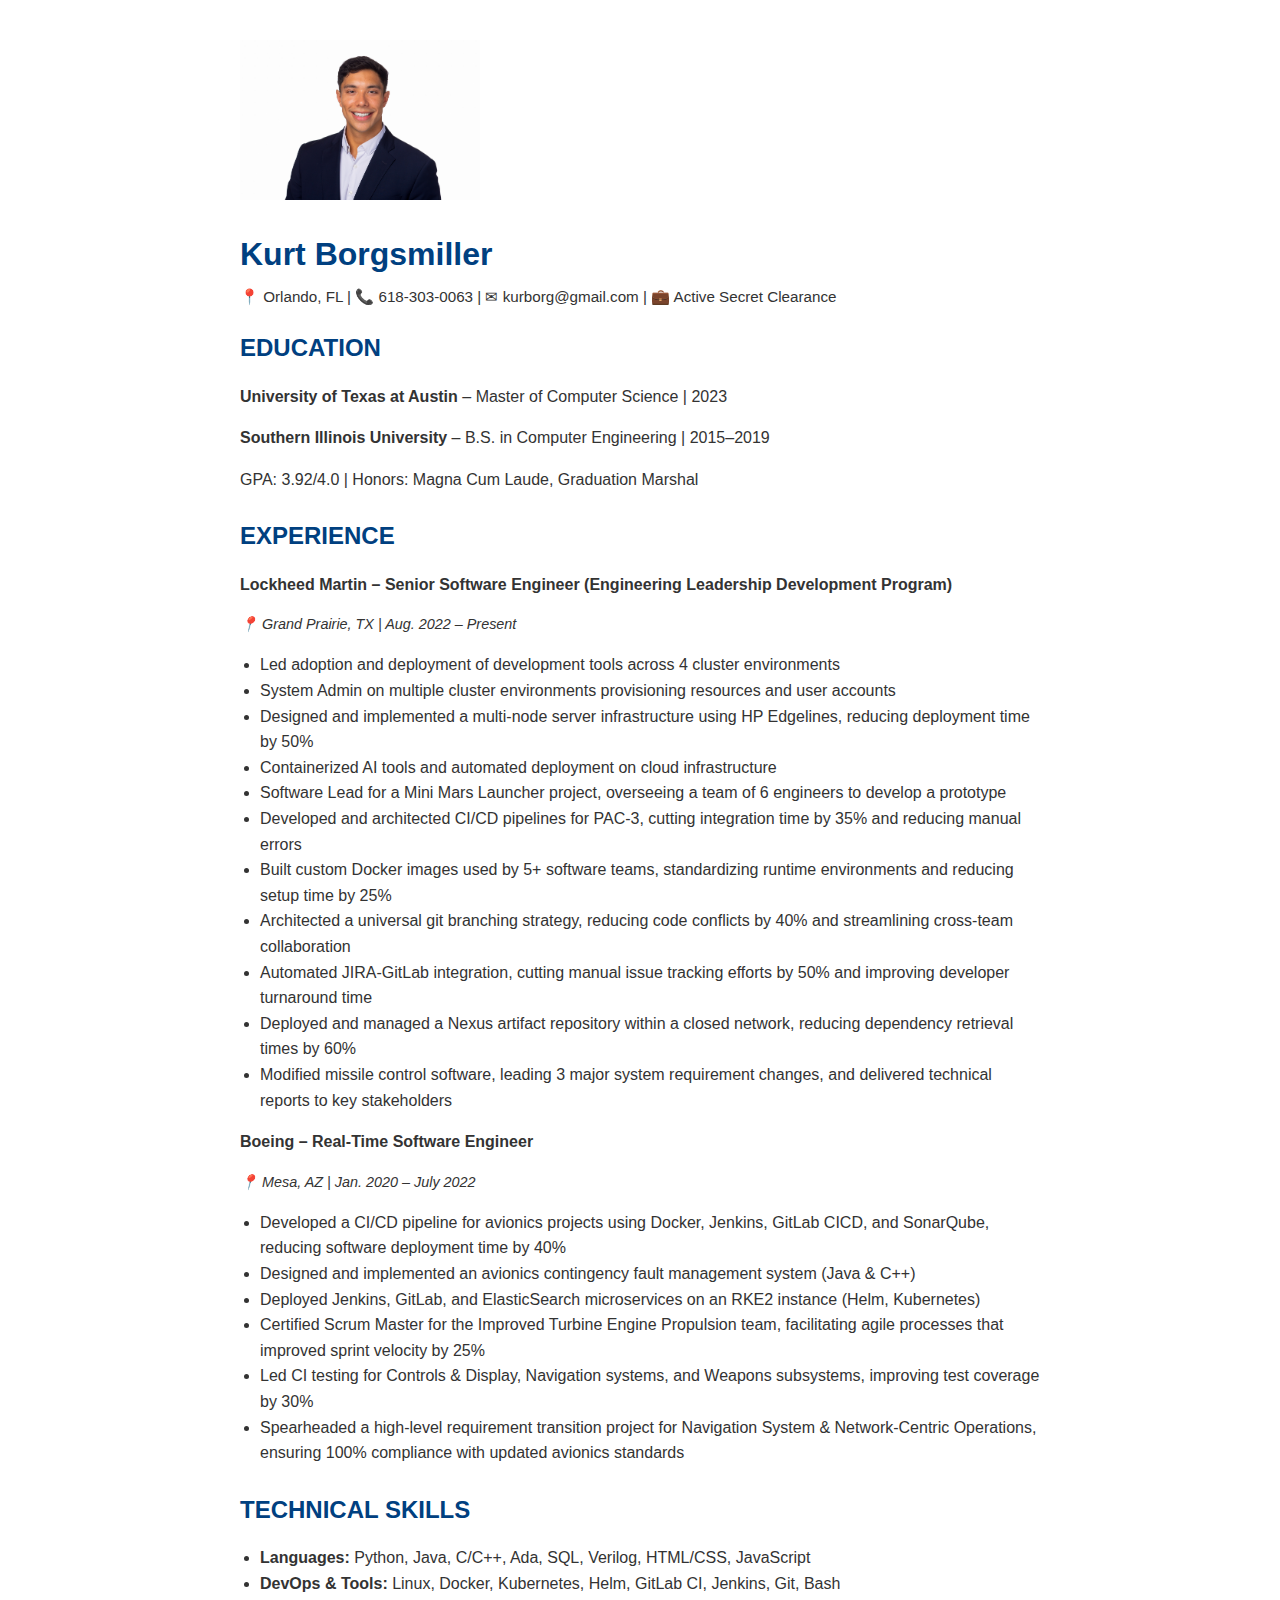
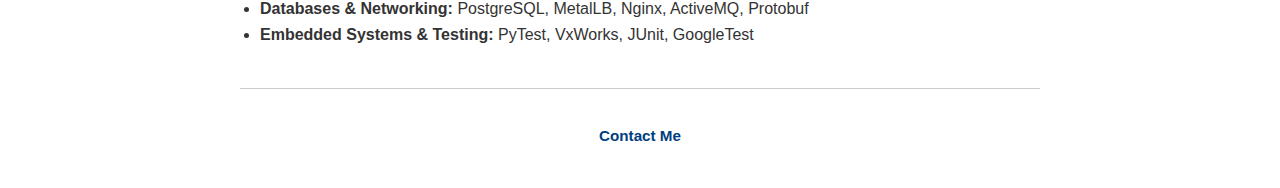
<file: resume_project/index.html>
<!DOCTYPE html>
<html lang="en">
<head>
  <meta charset="UTF-8">
  <meta name="viewport" content="width=device-width, initial-scale=1.0">
  <title>Kurt Borgsmiller - Resume</title>
  <link rel="stylesheet" href="style.css">
  <style>
    body {
      font-family: Arial, sans-serif;
      margin: 40px auto;
      max-width: 800px;
      color: #333;
      line-height: 1.6;
    }
    h1, h2, h3 {
      color: #004080;
      margin-bottom: 5px;
    }
    hr {
      border: none;
      border-top: 2px solid #004080;
      margin: 20px 0;
    }
    ul {
      padding-left: 20px;
    }
    .section {
      margin-bottom: 25px;
    }
    .contact {
      font-size: 0.95em;
      margin-bottom: 20px;
    }
    .job-title {
      font-weight: bold;
    }
    .location-date {
      font-style: italic;
      font-size: 0.9em;
    }
  </style>
</head>
<body>
  <img src="./images/ProfilePic.jpeg" style="max-width: 30%; height: auto;" alt="Responsive image">
  <h1>Kurt Borgsmiller</h1>
  <div class="contact">
    📍 Orlando, FL | 📞 618-303-0063 | ✉ kurborg@gmail.com | 💼 Active Secret Clearance
  </div>

  <div class="section">
    <h2>EDUCATION</h2>
    <p><strong>University of Texas at Austin</strong> – Master of Computer Science | 2023</p>
    <p><strong>Southern Illinois University</strong> – B.S. in Computer Engineering | 2015–2019</p>
    <p>GPA: 3.92/4.0 | Honors: Magna Cum Laude, Graduation Marshal</p>
  </div>

  <div class="section">
    <h2>EXPERIENCE</h2>
    <p class="job-title">Lockheed Martin – Senior Software Engineer (Engineering Leadership Development Program)</p>
    <p class="location-date">📍 Grand Prairie, TX | Aug. 2022 – Present</p>
    <ul>
      <li>Led adoption and deployment of development tools across 4 cluster environments</li>
      <li>System Admin on multiple cluster environments provisioning resources and user accounts</li>
      <li>Designed and implemented a multi-node server infrastructure using HP Edgelines, reducing deployment time by 50%</li>
      <li>Containerized AI tools and automated deployment on cloud infrastructure</li>
      <li>Software Lead for a Mini Mars Launcher project, overseeing a team of 6 engineers to develop a prototype</li>
      <li>Developed and architected CI/CD pipelines for PAC-3, cutting integration time by 35% and reducing manual errors</li>
      <li>Built custom Docker images used by 5+ software teams, standardizing runtime environments and reducing setup time by 25%</li>
      <li>Architected a universal git branching strategy, reducing code conflicts by 40% and streamlining cross-team collaboration</li>
      <li>Automated JIRA-GitLab integration, cutting manual issue tracking efforts by 50% and improving developer turnaround time</li>
      <li>Deployed and managed a Nexus artifact repository within a closed network, reducing dependency retrieval times by 60%</li>
      <li>Modified missile control software, leading 3 major system requirement changes, and delivered technical reports to key stakeholders</li>
    </ul>

    <p class="job-title">Boeing – Real-Time Software Engineer</p>
    <p class="location-date">📍 Mesa, AZ | Jan. 2020 – July 2022</p>
    <ul>
      <li>Developed a CI/CD pipeline for avionics projects using Docker, Jenkins, GitLab CICD, and SonarQube, reducing software deployment time by 40%</li>
      <li>Designed and implemented an avionics contingency fault management system (Java & C++)</li>
      <li>Deployed Jenkins, GitLab, and ElasticSearch microservices on an RKE2 instance (Helm, Kubernetes)</li>
      <li>Certified Scrum Master for the Improved Turbine Engine Propulsion team, facilitating agile processes that improved sprint velocity by 25%</li>
      <li>Led CI testing for Controls & Display, Navigation systems, and Weapons subsystems, improving test coverage by 30%</li>
      <li>Spearheaded a high-level requirement transition project for Navigation System & Network-Centric Operations, ensuring 100% compliance with updated avionics standards</li>
    </ul>
  </div>

  <div class="section">
    <h2>TECHNICAL SKILLS</h2>
    <ul>
      <li><strong>Languages:</strong> Python, Java, C/C++, Ada, SQL, Verilog, HTML/CSS, JavaScript</li>
      <li><strong>DevOps & Tools:</strong> Linux, Docker, Kubernetes, Helm, GitLab CI, Jenkins, Git, Bash</li>
      <li><strong>Databases & Networking:</strong> PostgreSQL, MetalLB, Nginx, ActiveMQ, Protobuf</li>
      <li><strong>Embedded Systems & Testing:</strong> PyTest, VxWorks, JUnit, GoogleTest</li>
    </ul>
  </div>

  <footer>
    <p><a href="./public/contact.html">Contact Me</a></p>
  </footer>
</body>
</html>
</file>
<file: resume_project/style.css>
body {
    font-family: Arial, sans-serif;
    margin: 40px auto;
    max-width: 800px;
    color: #333;
    line-height: 1.6;
  }
  
  h1, h2, h3 {
    color: #004080;
    margin-bottom: 5px;
  }
  
  hr {
    border: none;
    border-top: 2px solid #004080;
    margin: 20px 0;
  }
  
  ul {
    padding-left: 20px;
  }
  
  .section {
    margin-bottom: 25px;
  }
  
  .contact {
    font-size: 0.95em;
    margin-bottom: 20px;
  }
  
  .job-title {
    font-weight: bold;
  }
  
  .location-date {
    font-style: italic;
    font-size: 0.9em;
  }
  
  footer {
    text-align: center;
    margin-top: 40px;
    padding-top: 20px;
    border-top: 1px solid #ccc;
    font-size: 0.95em;
  }
  
  footer a {
    text-decoration: none;
    color: #004080;
    font-weight: bold;
  }
  
  footer a:hover {
    text-decoration: underline;
  }
</file>
